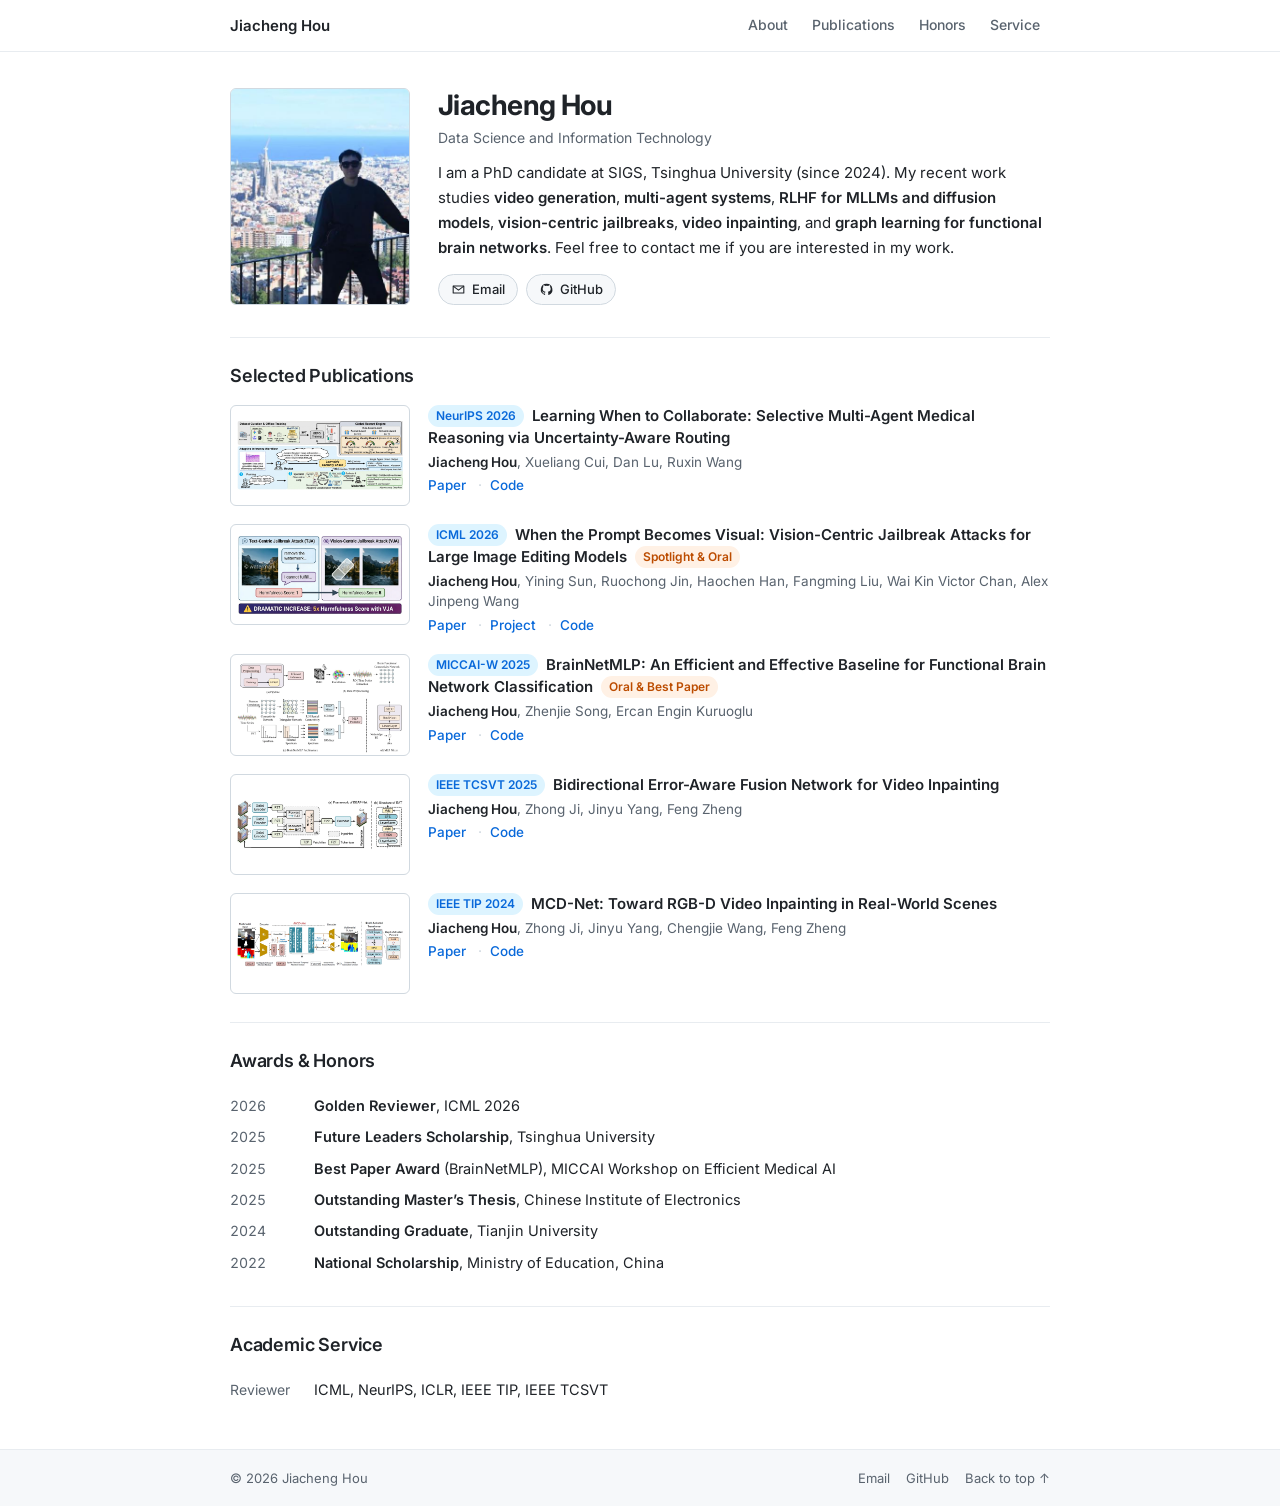
<file: index.html>
<!doctype html>
<html lang="en">
<head>
  <meta charset="utf-8">
  <meta name="viewport" content="width=device-width, initial-scale=1">
  <meta name="theme-color" content="#ffffff">
  <meta name="description" content="Jiacheng Hou is a PhD candidate at Tsinghua SIGS researching multimodal learning, medical AI, computer vision, and graph learning.">
  <meta name="author" content="Jiacheng Hou">
  <meta property="og:type" content="website">
  <meta property="og:title" content="Jiacheng Hou — Academic Homepage">
  <meta property="og:description" content="Research in multimodal learning, medical AI, computer vision, and graph learning.">
  <meta property="og:url" content="https://jayceonho.github.io/">
  <meta property="og:image" content="https://jayceonho.github.io/assets/profile.jpg">
  <meta name="twitter:card" content="summary">
  <link rel="canonical" href="https://jayceonho.github.io/">
  <link rel="icon" href="assets/icon.png" type="image/png">
  <link rel="preconnect" href="https://fonts.googleapis.com">
  <link rel="preconnect" href="https://fonts.gstatic.com" crossorigin>
  <link href="https://fonts.googleapis.com/css2?family=Inter:wght@400;500;600;700&display=swap" rel="stylesheet">
  <link rel="stylesheet" href="styles.css?v=20261026">
  <title>Jiacheng Hou</title>
  <script type="application/ld+json">
  {
    "@context": "https://schema.org",
    "@type": "Person",
    "name": "Jiacheng Hou",
    "alternateName": "JC H",
    "url": "https://jayceonho.github.io/",
    "image": "https://jayceonho.github.io/assets/profile.jpg",
    "jobTitle": "PhD Candidate",
    "affiliation": {
      "@type": "CollegeOrUniversity",
      "name": "Tsinghua Shenzhen International Graduate School"
    },
    "email": "mailto:houjc24@mails.tsinghua.edu.cn",
    "sameAs": ["https://github.com/JayceonHo"],
    "knowsAbout": ["Multimodal Learning", "Medical AI", "Computer Vision", "Graph Learning"]
  }
  </script>
</head>
<body>
  <a class="skip-link" href="#content">Skip to content</a>

  <header class="site-header">
    <div class="container nav-wrap">
      <a class="site-name" href="#about">Jiacheng Hou</a>
      <button class="menu-button" type="button" aria-expanded="false" aria-controls="site-nav" aria-label="Open navigation">
        <span></span><span></span><span></span>
      </button>
      <nav class="site-nav" id="site-nav" aria-label="Primary navigation">
        <a href="#about">About</a>
        <a href="#publications">Publications</a>
        <a href="#honors">Honors</a>
        <a href="#service">Service</a>
      </nav>
    </div>
  </header>

  <main id="content" class="container">
    <!-- Profile -->
    <section class="profile" id="about" aria-labelledby="profile-title">
      <div class="avatar">
        <img src="assets/profile.jpg" width="460" height="460" alt="Jiacheng Hou overlooking Barcelona" fetchpriority="high">
      </div>
      <div class="profile-body">
        <h1 id="profile-title">Jiacheng Hou</h1>
        <p class="role">Data Science and Information Technology</a></p>
        <p class="bio">
          I am a PhD candidate at SIGS, Tsinghua University (since 2024). My recent work studies <strong>video generation</strong>,
          <strong>multi-agent systems</strong>, <strong>RLHF for MLLMs and diffusion models</strong>,
          <strong>vision-centric jailbreaks</strong>, <strong>video inpainting</strong>, and
          <strong>graph learning for functional brain networks</strong>.
          Feel free to contact me if you are interested in my work.
        </p>
        <div class="profile-links" aria-label="Profile links">
          <a href="mailto:houjc24@mails.tsinghua.edu.cn">
            <svg class="icon-stroke" viewBox="0 0 24 24" aria-hidden="true"><path d="M3.5 6.5h17v11h-17z"/><path d="m4 7 8 6 8-6"/></svg>
            Email
          </a>
          <a href="https://github.com/JayceonHo" target="_blank" rel="noreferrer">
            <svg class="icon-fill" viewBox="0 0 24 24" aria-hidden="true"><path d="M12 2.8a9.2 9.2 0 0 0-2.9 17.9c.5.1.6-.2.6-.5v-1.8c-2.8.6-3.4-1.2-3.4-1.2-.5-1.2-1.1-1.5-1.1-1.5-.9-.6.1-.6.1-.6 1 0 1.6 1 1.6 1 .9 1.6 2.4 1.1 2.9.9.1-.7.4-1.1.7-1.4-2.2-.3-4.6-1.1-4.6-4.9 0-1.1.4-2 1-2.7-.1-.3-.4-1.3.1-2.7 0 0 .8-.3 2.8 1a9.5 9.5 0 0 1 5 0c1.9-1.3 2.8-1 2.8-1 .5 1.4.2 2.4.1 2.7.6.7 1 1.6 1 2.7 0 3.8-2.3 4.6-4.6 4.9.4.3.7.9.7 1.8v2.7c0 .4.2.6.7.5A9.2 9.2 0 0 0 12 2.8Z"/></svg>
            GitHub
          </a>
        </div>
      </div>
    </section>

    <!-- Publications -->
    <section class="section" id="publications" aria-labelledby="publications-title">
      <h2 id="publications-title">Selected Publications</h2>

      <div class="pub-list">
        <article class="pub">
          <a class="pub-thumb" href="https://github.com/JayceonHo/SMART-Med" target="_blank" rel="noreferrer" aria-label="Open the SMART-Med repository">
            <img src="assets/publications/smart-med.jpg" width="1200" height="569" alt="Comparison of different multi-agent systems" loading="lazy">
          </a>
          <div class="pub-body">
            <h3>
              <span class="tag">NeurIPS 2026</span>
              <a href="https://github.com/JayceonHo/SMART-Med" target="_blank" rel="noreferrer">Learning When to Collaborate: Selective Multi-Agent Medical Reasoning via Uncertainty-Aware Routing</a>
            </h3>
            <p class="pub-authors"><strong>Jiacheng Hou</strong>, Xueliang Cui, Dan Lu, Ruxin Wang</p>
            <p class="pub-links">
              <!-- <span class="link-pending" title="arXiv version under moderation">Paper (coming soon)</span> -->
               <a href="https://arxiv.org/abs/2610.33544" target="_blank" rel="noreferrer">Paper</a>
              <a href="https://github.com/JayceonHo/SMART-Med" target="_blank" rel="noreferrer">Code</a>
            </p>
          </div>
        </article>

        <article class="pub">
          <a class="pub-thumb" href="https://csu-jpg.github.io/vja.github.io/" target="_blank" rel="noreferrer" aria-label="Open the VJA project page">
            <img src="assets/publications/vja.webp" width="1200" height="569" alt="Comparison of text-centric and vision-centric image-editing attacks" loading="lazy">
          </a>
          <div class="pub-body">
            <h3>
              <span class="tag">ICML 2026</span>
              <a href="https://csu-jpg.github.io/vja.github.io/" target="_blank" rel="noreferrer">When the Prompt Becomes Visual: Vision-Centric Jailbreak Attacks for Large Image Editing Models</a>
              <span class="tag tag-highlight">Spotlight &amp; Oral</span>
            </h3>
            <p class="pub-authors"><strong>Jiacheng Hou</strong>, Yining Sun, Ruochong Jin, Haochen Han, Fangming Liu, Wai Kin Victor Chan, Alex Jinpeng Wang</p>
            <p class="pub-links">
              <a href="https://arxiv.org/abs/2602.10179" target="_blank" rel="noreferrer">Paper</a>
              <a href="https://csu-jpg.github.io/vja.github.io/" target="_blank" rel="noreferrer">Project</a>
              <a href="https://github.com/CSU-JPG/VJA" target="_blank" rel="noreferrer">Code</a>
            </p>
          </div>
        </article>

        <article class="pub">
          <a class="pub-thumb" href="https://github.com/JayceonHo/BrainNetMLP" target="_blank" rel="noreferrer" aria-label="Open the BrainNetMLP project">
            <img src="assets/publications/brainnetmlp.webp" width="1192" height="661" alt="BrainNetMLP functional brain network classification pipeline" loading="lazy">
          </a>
          <div class="pub-body">
            <h3>
              <span class="tag" title="1st MICCAI Workshop on Efficient Medical AI">MICCAI-W 2025</span>
              <a href="https://github.com/JayceonHo/BrainNetMLP" target="_blank" rel="noreferrer">BrainNetMLP: An Efficient and Effective Baseline for Functional Brain Network Classification</a>
              <span class="tag tag-highlight">Oral &amp; Best Paper</span>
            </h3>
            <p class="pub-authors"><strong>Jiacheng Hou</strong>, Zhenjie Song, Ercan Engin Kuruoglu</p>
            <p class="pub-links">
              <a href="https://arxiv.org/abs/2505.11538" target="_blank" rel="noreferrer">Paper</a>
              <a href="https://github.com/JayceonHo/BrainNetMLP" target="_blank" rel="noreferrer">Code</a>
            </p>
          </div>
        </article>

        <article class="pub">
          <a class="pub-thumb" href="https://github.com/JayceonHo/BEAF-Net" target="_blank" rel="noreferrer" aria-label="Open the BEAF-Net project">
            <img src="assets/publications/beaf-net.webp" width="1200" height="370" alt="Bidirectional Error-Aware Fusion Network architecture" loading="lazy">
          </a>
          <div class="pub-body">
            <h3>
              <span class="tag" title="IEEE Transactions on Circuits and Systems for Video Technology">IEEE TCSVT 2025</span>
              <a href="https://github.com/JayceonHo/BEAF-Net" target="_blank" rel="noreferrer">Bidirectional Error-Aware Fusion Network for Video Inpainting</a>
            </h3>
            <p class="pub-authors"><strong>Jiacheng Hou</strong>, Zhong Ji, Jinyu Yang, Feng Zheng</p>
            <p class="pub-links">
              <a href="https://ieeexplore.ieee.org/document/10666730" target="_blank" rel="noreferrer">Paper</a>
              <a href="https://github.com/JayceonHo/BEAF-Net" target="_blank" rel="noreferrer">Code</a>
            </p>
          </div>
        </article>

        <article class="pub">
          <a class="pub-thumb" href="https://github.com/JayceonHo/MCD-Net" target="_blank" rel="noreferrer" aria-label="Open the MCD-Net project">
            <img src="assets/publications/mcd-net.webp" width="1200" height="346" alt="MCD-Net color and depth video-inpainting architecture" loading="lazy">
          </a>
          <div class="pub-body">
            <h3>
              <span class="tag" title="IEEE Transactions on Image Processing">IEEE TIP 2024</span>
              <a href="https://github.com/JayceonHo/MCD-Net" target="_blank" rel="noreferrer">MCD-Net: Toward RGB-D Video Inpainting in Real-World Scenes</a>
            </h3>
            <p class="pub-authors"><strong>Jiacheng Hou</strong>, Zhong Ji, Jinyu Yang, Chengjie Wang, Feng Zheng</p>
            <p class="pub-links">
              <a href="https://ieeexplore.ieee.org/document/10418143" target="_blank" rel="noreferrer">Paper</a>
              <a href="https://github.com/JayceonHo/MCD-Net" target="_blank" rel="noreferrer">Code</a>
            </p>
          </div>
        </article>
      </div>
    </section>

    <!-- Honors -->
    <section class="section" id="honors" aria-labelledby="honors-title">
      <h2 id="honors-title">Awards &amp; Honors</h2>
      <ul class="item-list">
        <li><time datetime="2026">2026</time><span><strong>Golden Reviewer</strong>, ICML 2026</span></li>
        <li><time datetime="2025">2025</time><span><strong>Future Leaders Scholarship</strong>, Tsinghua University</span></li>
        <li><time datetime="2025">2025</time><span><strong>Best Paper Award</strong> (BrainNetMLP), MICCAI Workshop on Efficient Medical AI</span></li>
        <li><time datetime="2025">2025</time><span><strong>Outstanding Master’s Thesis</strong>, Chinese Institute of Electronics</span></li>
        <li><time datetime="2024">2024</time><span><strong>Outstanding Graduate</strong>, Tianjin University</span></li>
        <li><time datetime="2022">2022</time><span><strong>National Scholarship</strong>, Ministry of Education, China</span></li>
      </ul>
    </section>

    <!-- Service -->
    <section class="section" id="service" aria-labelledby="service-title">
      <h2 id="service-title">Academic Service</h2>
      <ul class="item-list">
        <li><span class="item-label">Reviewer</span><span>ICML, NeurIPS, ICLR, IEEE TIP, IEEE TCSVT</span></li>
      </ul>
    </section>
  </main>

  <footer class="site-footer">
    <div class="container footer-wrap">
      <p>© <span id="year">2026</span> Jiacheng Hou</p>
      <div>
        <a href="mailto:houjc24@mails.tsinghua.edu.cn">Email</a>
        <a href="https://github.com/JayceonHo" target="_blank" rel="noreferrer">GitHub</a>
        <a href="#about">Back to top ↑</a>
      </div>
    </div>
  </footer>

  <script src="script.js?v=20261026" defer></script>
</body>
</html>
</file>
<file: styles.css>
/* GitHub-inspired light palette */
:root {
  --bg: #ffffff;
  --surface: #f6f8fa;
  --text: #1f2328;
  --muted: #59636e;
  --line: #d1d9e0;
  --line-soft: #e8ecf0;
  --accent: #0969da;
  --accent-soft: #ddf4ff;
  --highlight: #bc4c00;
  --highlight-soft: #fff1e5;
  --max-width: 820px;
  --header-height: 52px;
  --radius: 6px;
  --font: "Inter", -apple-system, BlinkMacSystemFont, "Segoe UI", "Noto Sans", Helvetica, Arial, sans-serif;
}

* {
  box-sizing: border-box;
}

html {
  scroll-behavior: smooth;
  scroll-padding-top: calc(var(--header-height) + 16px);
}

body {
  margin: 0;
  background: var(--bg);
  color: var(--text);
  font-family: var(--font);
  font-size: 15px;
  line-height: 1.6;
  -webkit-font-smoothing: antialiased;
}

body.menu-open {
  overflow: hidden;
}

a {
  color: var(--accent);
  text-decoration: none;
  text-underline-offset: 3px;
}

a:hover {
  text-decoration: underline;
}

a:focus-visible,
button:focus-visible {
  outline: 2px solid var(--accent);
  outline-offset: 2px;
  border-radius: 3px;
}

img {
  display: block;
  max-width: 100%;
}

button {
  font: inherit;
}

::selection {
  background: var(--accent-soft);
}

.container {
  width: min(var(--max-width), calc(100% - 40px));
  margin: 0 auto;
}

.skip-link {
  position: fixed;
  z-index: 200;
  top: -60px;
  left: 16px;
  padding: 8px 14px;
  border-radius: var(--radius);
  background: var(--text);
  color: #fff;
  font-size: 13px;
  transition: top 160ms ease;
}

.skip-link:focus {
  top: 10px;
}

/* Header */
.site-header {
  position: sticky;
  z-index: 100;
  top: 0;
  height: var(--header-height);
  background: rgba(255, 255, 255, 0.92);
  border-bottom: 1px solid var(--line-soft);
  backdrop-filter: blur(10px);
  -webkit-backdrop-filter: blur(10px);
}

.nav-wrap {
  height: 100%;
  display: flex;
  align-items: center;
  justify-content: space-between;
}

.site-name {
  color: var(--text);
  font-size: 15px;
  font-weight: 600;
}

.site-name:hover {
  color: var(--accent);
  text-decoration: none;
}

.site-nav {
  display: flex;
  gap: 4px;
}

.site-nav a {
  padding: 4px 10px;
  border-radius: var(--radius);
  color: var(--muted);
  font-size: 14px;
  font-weight: 500;
}

.site-nav a:hover {
  background: var(--surface);
  color: var(--text);
  text-decoration: none;
}

.menu-button {
  display: none;
  width: 36px;
  height: 36px;
  padding: 8px;
  border: 1px solid var(--line);
  border-radius: var(--radius);
  background: var(--bg);
  cursor: pointer;
}

.menu-button span {
  display: block;
  width: 18px;
  height: 1.5px;
  margin: 3.5px auto;
  background: var(--text);
  transition: transform 160ms ease, opacity 160ms ease;
}

.menu-button[aria-expanded="true"] span:nth-child(1) {
  transform: translateY(5px) rotate(45deg);
}

.menu-button[aria-expanded="true"] span:nth-child(2) {
  opacity: 0;
}

.menu-button[aria-expanded="true"] span:nth-child(3) {
  transform: translateY(-5px) rotate(-45deg);
}

/* Profile */
.profile {
  display: flex;
  gap: 28px;
  align-items: stretch;
  padding: 36px 0 32px;
}

.avatar {
  position: relative;
  flex: none;
  width: 180px;
  min-height: 200px;
  overflow: hidden;
  border: 1px solid var(--line);
  border-radius: var(--radius);
  background: var(--surface);
}

.avatar img {
  /* Absolute so the photo never drives the row height; it fills whatever the text column sets */
  position: absolute;
  inset: 0;
  width: 100%;
  height: 100%;
  object-fit: cover;
  /* Keep the subject (right side of the photo) fully in frame */
  object-position: 92% 50%;
}

.profile-body {
  min-width: 0;
}

.profile h1 {
  margin: 0;
  font-size: 28px;
  font-weight: 700;
  line-height: 1.25;
  letter-spacing: -0.02em;
}

.role {
  margin: 4px 0 12px;
  color: var(--muted);
  font-size: 14px;
}

.bio {
  margin: 0;
  color: var(--text);
  font-size: 15px;
  line-height: 1.65;
}

.bio strong {
  font-weight: 600;
}

.profile-links {
  display: flex;
  flex-wrap: wrap;
  gap: 8px;
  margin-top: 14px;
}

.profile-links a {
  display: inline-flex;
  align-items: center;
  gap: 6px;
  padding: 4px 12px;
  border: 1px solid var(--line);
  border-radius: 999px;
  background: var(--surface);
  color: var(--text);
  font-size: 13px;
  font-weight: 500;
  transition: border-color 140ms ease, background 140ms ease, color 140ms ease;
}

.profile-links a:hover {
  border-color: var(--accent);
  background: var(--accent-soft);
  color: var(--accent);
  text-decoration: none;
}

.profile-links svg {
  width: 15px;
  height: 15px;
}

.icon-stroke {
  fill: none;
  stroke: currentColor;
  stroke-linecap: round;
  stroke-linejoin: round;
  stroke-width: 1.7;
}

.icon-fill {
  fill: currentColor;
}

/* Sections */
.section {
  padding: 24px 0 28px;
  border-top: 1px solid var(--line-soft);
}

.section h2 {
  margin: 0 0 14px;
  font-size: 18px;
  font-weight: 600;
  letter-spacing: -0.01em;
}

/* Publications */
.pub-list {
  display: flex;
  flex-direction: column;
  gap: 18px;
}

.pub {
  display: grid;
  grid-template-columns: 180px minmax(0, 1fr);
  gap: 18px;
  align-items: start;
}

/* Uniform frame for every thumbnail; images are letterboxed inside it */
.pub-thumb {
  display: grid;
  place-items: center;
  width: 100%;
  aspect-ratio: 16 / 9;
  overflow: hidden;
  border: 1px solid var(--line);
  border-radius: var(--radius);
  background: #fff;
  transition: border-color 140ms ease, box-shadow 140ms ease;
}

.pub-thumb:hover {
  border-color: var(--accent);
  box-shadow: 0 4px 14px rgba(31, 35, 40, 0.08);
}

.pub-thumb img {
  width: 100%;
  height: 100%;
  padding: 6px;
  object-fit: contain;
}

.pub-body h3 {
  margin: 0 0 3px;
  font-size: 15px;
  font-weight: 600;
  line-height: 1.45;
}

.pub-body h3 a {
  color: var(--text);
}

.pub-body h3 a:hover {
  color: var(--accent);
}

.tag {
  display: inline-block;
  margin-right: 4px;
  padding: 0 7px;
  border: 1px solid transparent;
  border-radius: 999px;
  background: var(--accent-soft);
  color: var(--accent);
  font-size: 12px;
  font-weight: 600;
  line-height: 20px;
  vertical-align: 1px;
  white-space: nowrap;
}

.tag-highlight {
  background: var(--highlight-soft);
  color: var(--highlight);
}

/* Honor tags placed after the title */
.pub-body h3 a + .tag {
  margin-left: 4px;
}

.pub-authors {
  margin: 0 0 3px;
  color: var(--muted);
  font-size: 13.5px;
  line-height: 1.5;
}

.pub-authors strong {
  color: var(--text);
  font-weight: 600;
}

.pub-links {
  margin: 0;
  font-size: 13.5px;
}

.pub-links > * + *::before {
  content: "·";
  margin: 0 8px;
  color: var(--line);
  display: inline-block;
}

.pub-links a {
  font-weight: 500;
}

.link-pending {
  color: var(--muted);
  cursor: help;
}

/* Honors & service */
.item-list {
  margin: 0;
  padding: 0;
  list-style: none;
}

.item-list li {
  display: grid;
  grid-template-columns: 72px minmax(0, 1fr);
  gap: 12px;
  align-items: baseline;
  padding: 4px 0;
  font-size: 14.5px;
}

.item-list time,
.item-label {
  color: var(--muted);
  font-size: 14px;
  font-variant-numeric: tabular-nums;
}

.item-list strong {
  font-weight: 600;
}

/* Footer */
.site-footer {
  margin-top: 16px;
  border-top: 1px solid var(--line-soft);
  background: var(--surface);
}

.footer-wrap {
  min-height: 56px;
  display: flex;
  align-items: center;
  justify-content: space-between;
  gap: 16px;
  font-size: 13px;
}

.footer-wrap p {
  margin: 0;
  color: var(--muted);
}

.footer-wrap div {
  display: flex;
  gap: 16px;
}

.footer-wrap a {
  color: var(--muted);
}

.footer-wrap a:hover {
  color: var(--accent);
}

/* Responsive */
@media (max-width: 640px) {
  .container {
    width: calc(100% - 32px);
  }

  .menu-button {
    display: block;
  }

  .site-nav {
    position: fixed;
    inset: var(--header-height) 0 auto;
    display: none;
    flex-direction: column;
    gap: 2px;
    padding: 8px 16px 12px;
    border-bottom: 1px solid var(--line-soft);
    background: var(--bg);
    box-shadow: 0 8px 20px rgba(31, 35, 40, 0.08);
  }

  .site-nav.open {
    display: flex;
  }

  .site-nav a {
    padding: 8px 10px;
  }

  .profile {
    flex-direction: column;
    gap: 16px;
    padding: 28px 0 24px;
  }

  .avatar {
    width: 150px;
    height: 190px;
    min-height: 0;
  }

  .profile h1 {
    font-size: 26px;
  }

  .pub {
    grid-template-columns: 1fr;
    gap: 10px;
  }

  .pub-thumb {
    aspect-ratio: 2 / 1;
  }

  .pub-list {
    gap: 24px;
  }

  .item-list li {
    grid-template-columns: 56px minmax(0, 1fr);
    gap: 10px;
  }

  .footer-wrap {
    padding: 16px 0;
    flex-direction: column;
    align-items: flex-start;
    gap: 6px;
  }
}

@media (prefers-reduced-motion: reduce) {
  html {
    scroll-behavior: auto;
  }

  *, *::before, *::after {
    transition-duration: 0.01ms !important;
  }
}
</file>
